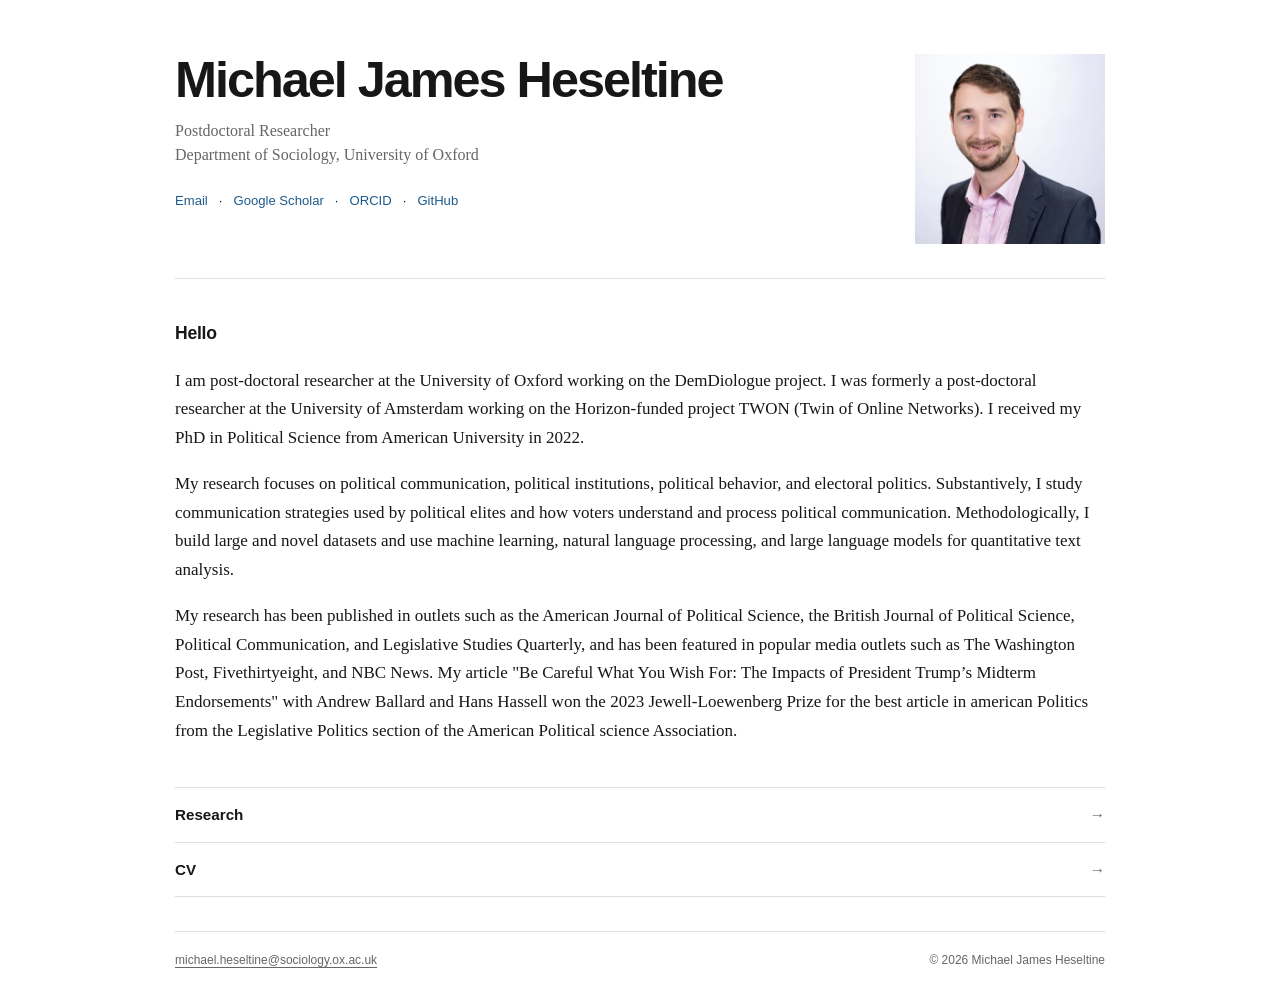
<file: index.html>
<!doctype html>
<html lang="en">
<head>
  <meta charset="utf-8" />
  <meta name="viewport" content="width=device-width, initial-scale=1" />
  <meta name="description" content="Michael James Heseltine — Postdoctoral Researcher at the University of Oxford studying political communication, political behavior, and computational methods." />
  <title>Michael James Heseltine</title>
  <link rel="stylesheet" href="style.css" />
</head>
<body>
  <main class="site-shell">
    <header class="site-header">
      <div class="identity">
        <h1>Michael James Heseltine</h1>
        <p class="role">Postdoctoral Researcher<br />Department of Sociology, University of Oxford</p>
        <nav class="social-links" aria-label="Contact and academic links">
          <a href="mailto:michael.heseltine@sociology.ox.ac.uk">Email</a><span aria-hidden="true">·</span>
          <a href="https://scholar.google.com/citations?user=luhdYRYAAAAJ&amp;hl=en" target="_blank" rel="noopener">Google Scholar</a><span aria-hidden="true">·</span>
          <a href="https://orcid.org/0000-0002-2943-4414" target="_blank" rel="noopener">ORCID</a><span aria-hidden="true">·</span>
          <a href="https://github.com/mjheseltine" target="_blank" rel="noopener">GitHub</a>
        </nav>
      </div>
      <div class="photo-wrap">
        <img src="images/headshot.jpg" alt="Michael James Heseltine" />
      </div>
    </header>

    <section class="intro" aria-labelledby="hello-heading">
      <h2 id="hello-heading">Hello</h2>
      <p>
        I am post-doctoral researcher at the University of Oxford working on the DemDiologue project. I was formerly a post-doctoral researcher at the University of Amsterdam working on the Horizon-funded project TWON (Twin of Online Networks). I received my PhD in Political Science from American University in 2022.
      </p>
      <p>
        My research focuses on political communication, political institutions, political behavior, and electoral politics. Substantively, I study communication strategies used by political elites and how voters understand and process political communication. Methodologically, I build large and novel datasets and use machine learning, natural language processing, and large language models for quantitative text analysis.
      </p>
      <p>
        My research has been published in outlets such as the American Journal of Political Science, the British Journal of Political Science, Political Communication, and Legislative Studies Quarterly, and has been featured in popular media outlets such as The Washington Post, Fivethirtyeight, and NBC News. My article "Be Careful What You Wish For: The Impacts of President Trump’s Midterm Endorsements" with Andrew Ballard and Hans Hassell won the 2023 Jewell-Loewenberg Prize for the best article in american Politics from the Legislative Politics section of the American Political science Association.
      </p>
    </section>

    <section class="links-grid" aria-label="Site sections">
      <a href="research.html">Research <span>→</span></a>
      <a href="cv.html">CV <span>→</span></a>
    </section>

    <footer class="site-footer">
      <a href="mailto:michael.heseltine@sociology.ox.ac.uk">michael.heseltine@sociology.ox.ac.uk</a>
      <span>© 2026 Michael James Heseltine</span>
    </footer>
  </main>
</body>
</html>
</file>
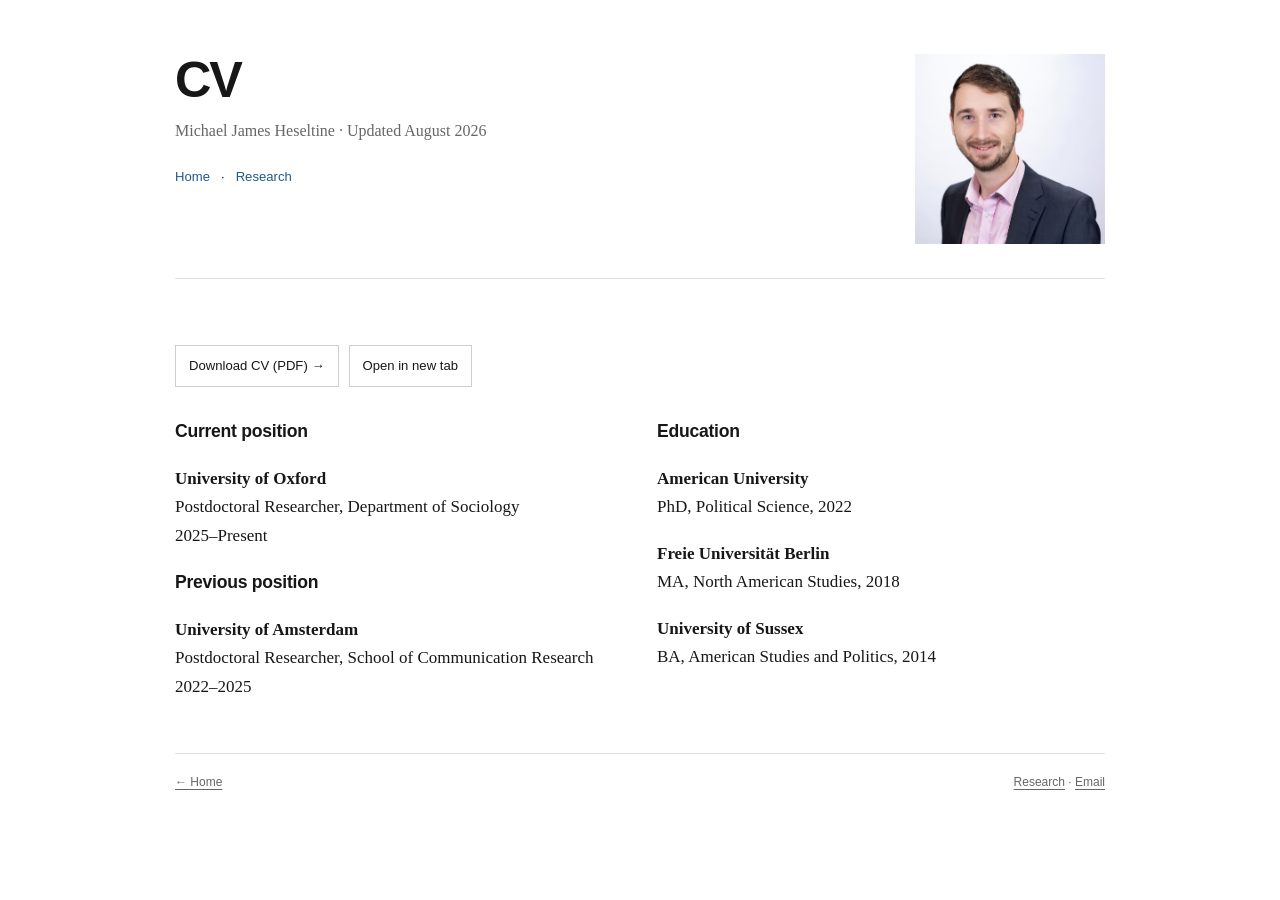
<file: cv.html>
<!doctype html>
<html lang="en">
<head>
  <meta charset="utf-8" />
  <meta name="viewport" content="width=device-width, initial-scale=1" />
  <meta name="description" content="CV of Michael James Heseltine." />
  <title>CV — Michael James Heseltine</title>
  <link rel="stylesheet" href="style.css" />
</head>
<body>
  <main class="site-shell">
    <header class="site-header">
      <div class="identity">
        <h1>CV</h1>
        <p class="role">Michael James Heseltine · Updated August 2026</p>
        <nav class="social-links" aria-label="Site navigation">
          <a href="index.html">Home</a><span aria-hidden="true">·</span>
          <a href="research.html">Research</a>
        </nav>
      </div>
      <div class="photo-wrap">
        <img src="images/headshot.jpg" alt="Michael James Heseltine" />
      </div>
    </header>

    <section class="intro">
      <div class="button-row">
        <a class="button" href="Heseltine%20Academic_CV%20Aug2026.pdf" download>Download CV (PDF) →</a>
        <a class="button" href="Heseltine%20Academic_CV%20Aug2026.pdf" target="_blank" rel="noopener">Open in new tab</a>
      </div>

      <div class="two-col">
        <div>
          <h2>Current position</h2>
          <p><strong>University of Oxford</strong><br />Postdoctoral Researcher, Department of Sociology<br />2025–Present</p>

          <h2>Previous position</h2>
          <p><strong>University of Amsterdam</strong><br />Postdoctoral Researcher, School of Communication Research<br />2022–2025</p>
        </div>
        <div>
          <h2>Education</h2>
          <p><strong>American University</strong><br />PhD, Political Science, 2022</p>
          <p><strong>Freie Universität Berlin</strong><br />MA, North American Studies, 2018</p>
          <p><strong>University of Sussex</strong><br />BA, American Studies and Politics, 2014</p>
        </div>
      </div>

     </section>

    <footer class="site-footer">
      <a href="index.html">← Home</a>
      <span><a href="research.html">Research</a> · <a href="mailto:michael.heseltine@sociology.ox.ac.uk">Email</a></span>
    </footer>
  </main>
</body>
</html>
</file>
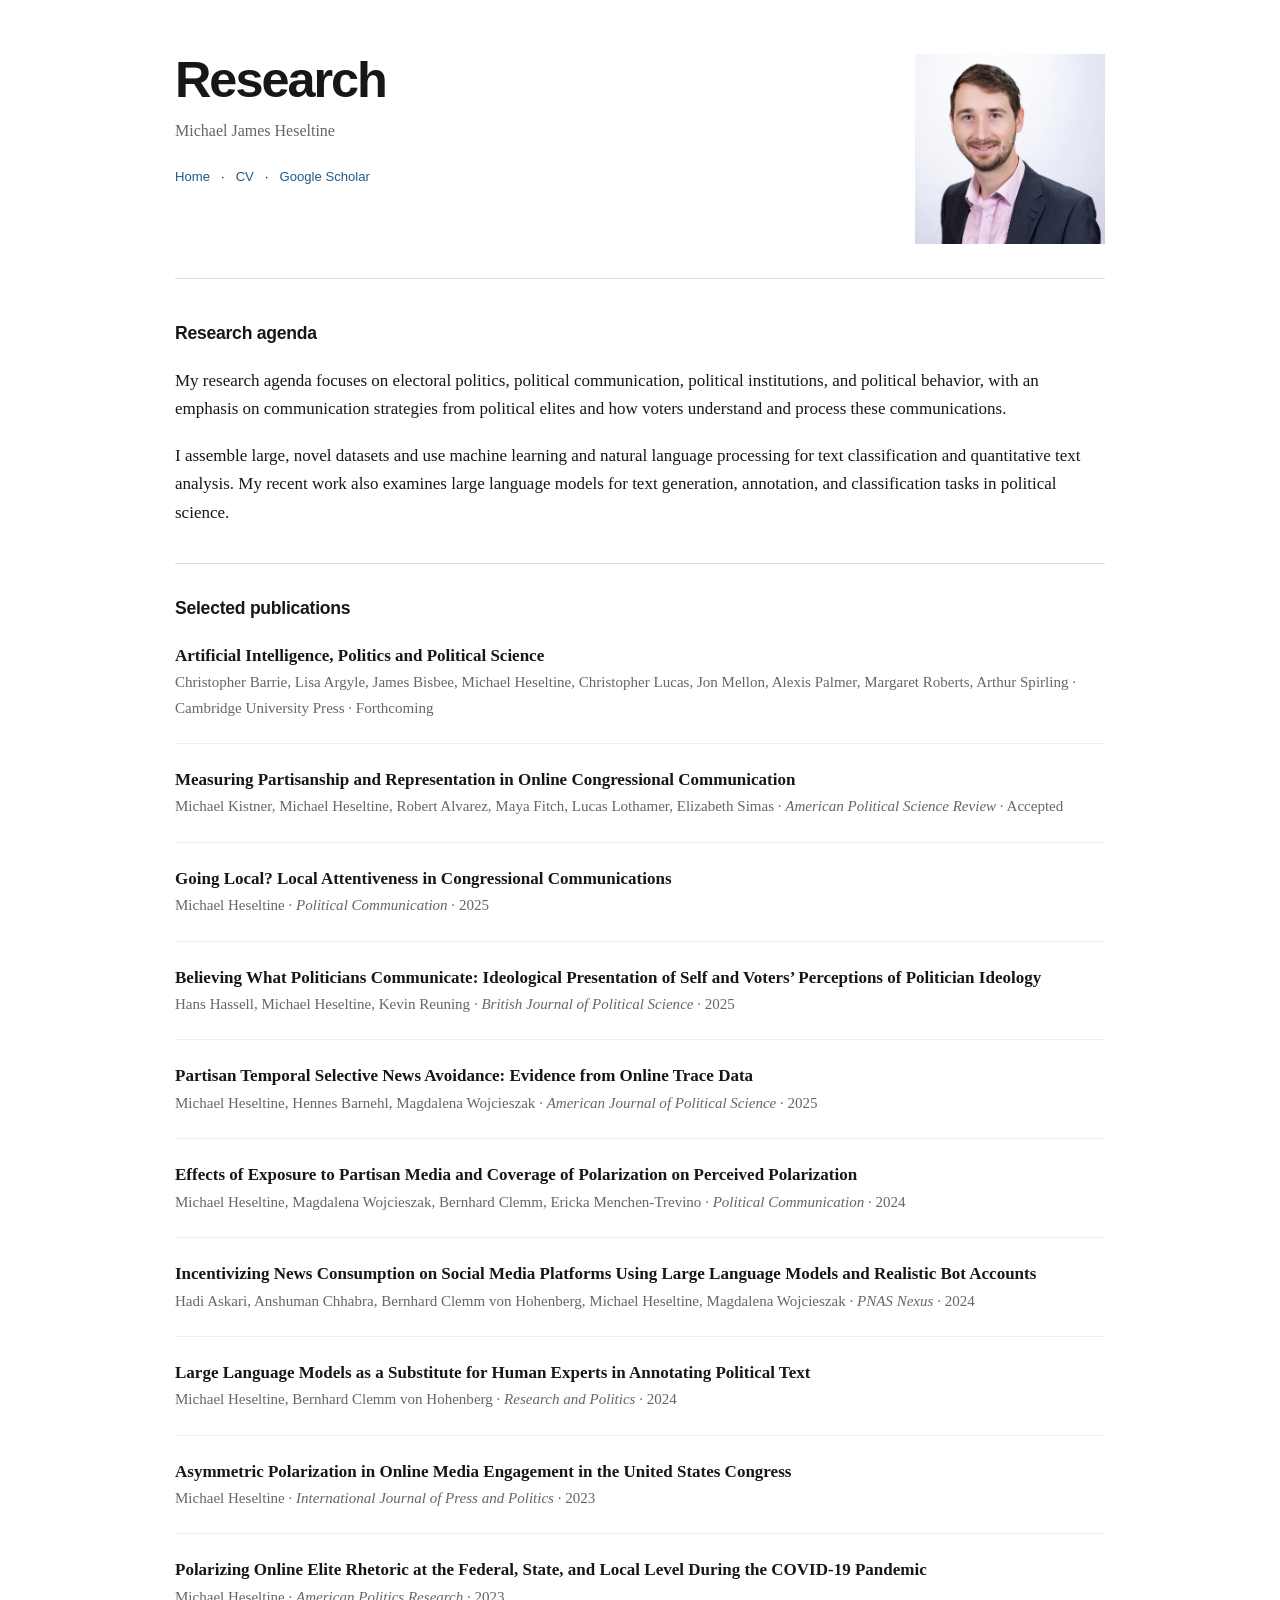
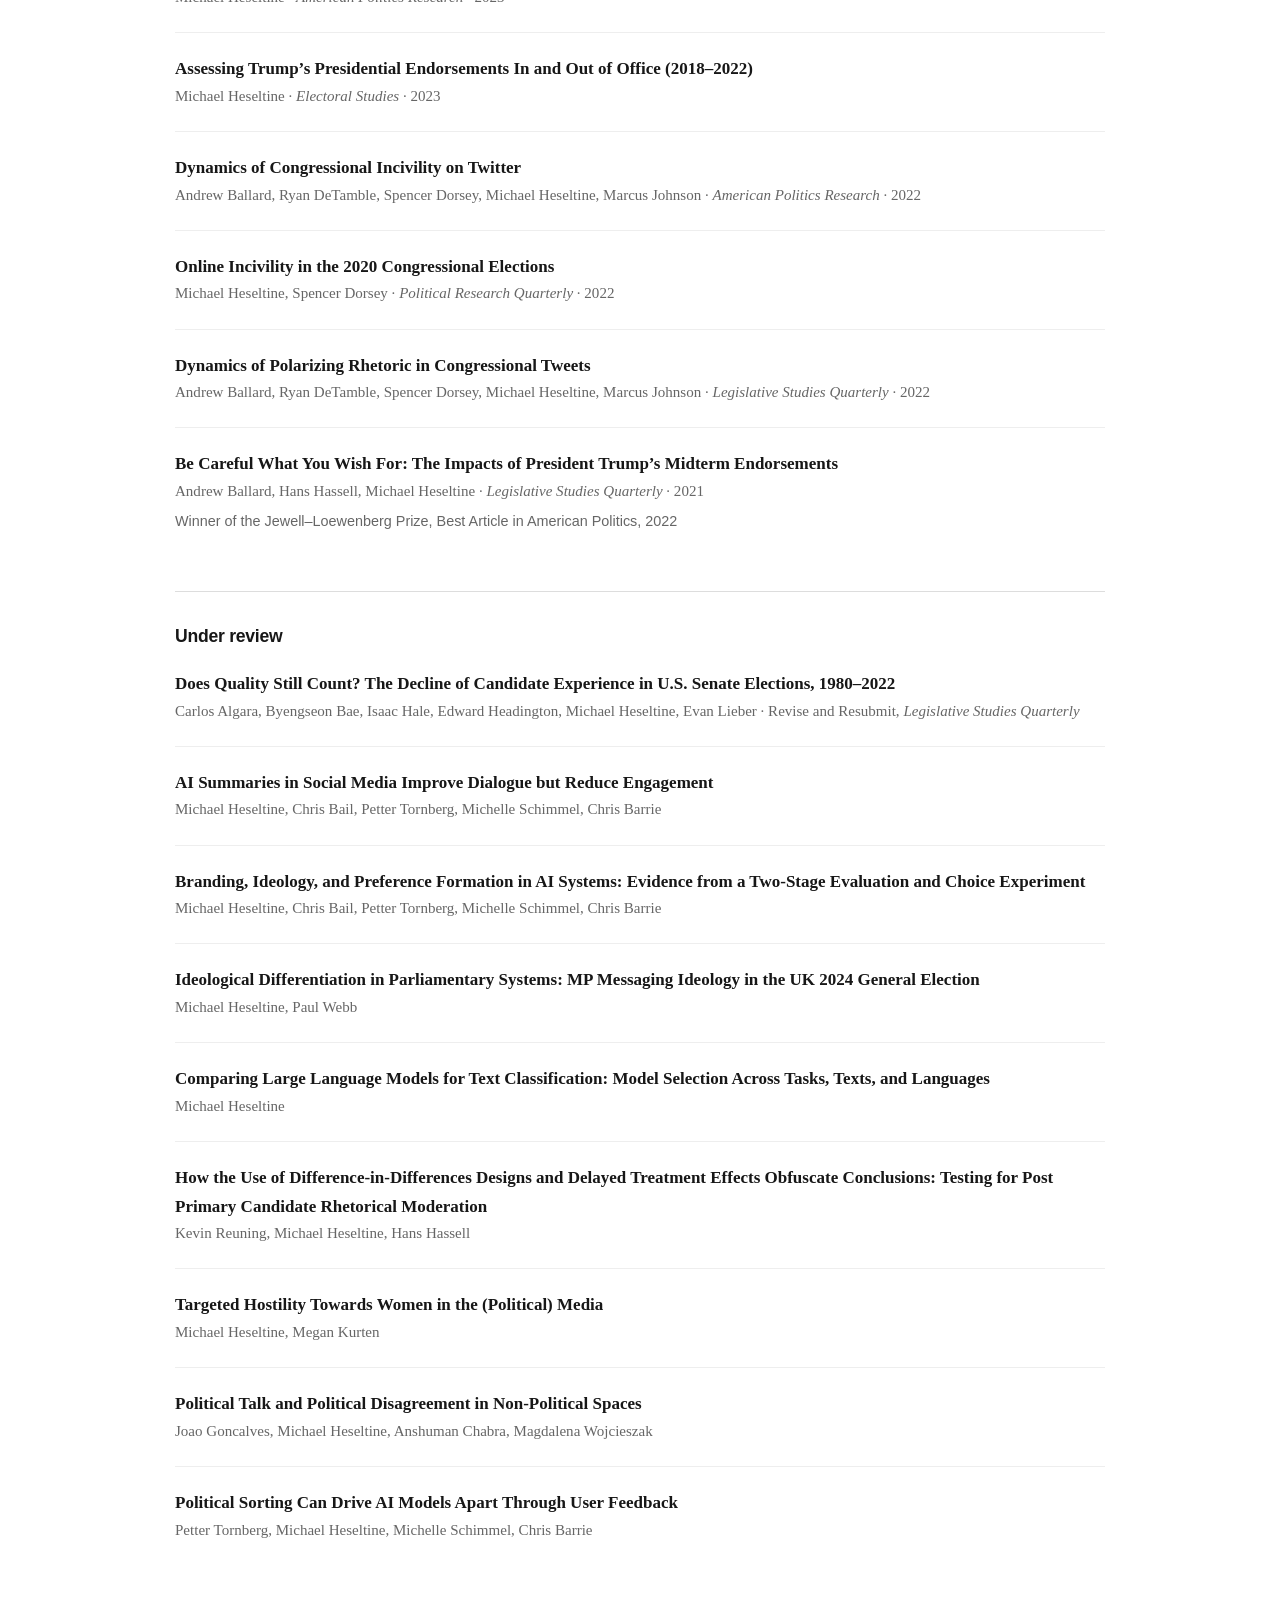
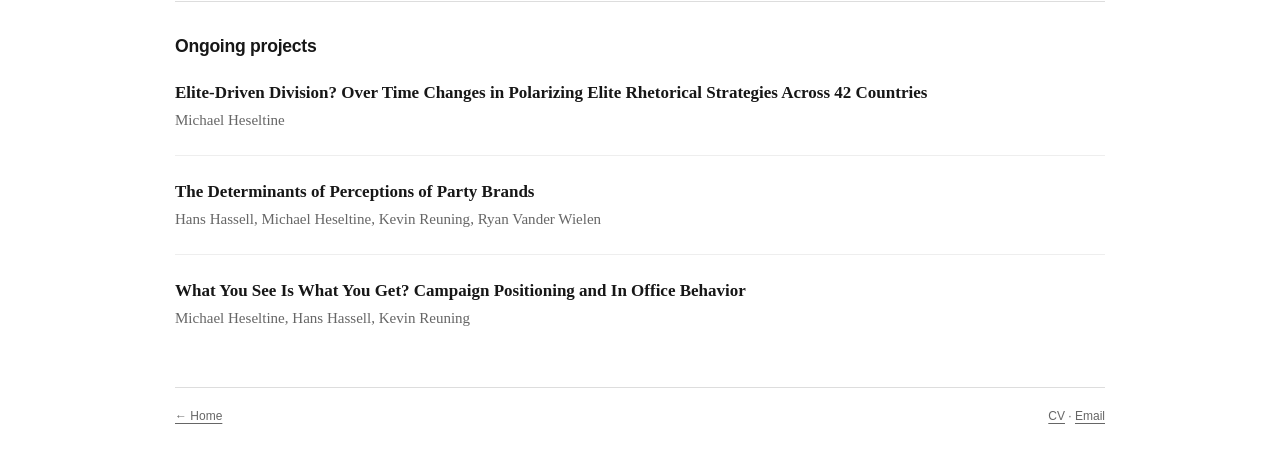
<file: research.html>
<!doctype html>
<html lang="en">
<head>
  <meta charset="utf-8" />
  <meta name="viewport" content="width=device-width, initial-scale=1" />
  <meta name="description" content="Research and publications by Michael James Heseltine." />
  <title>Research — Michael James Heseltine</title>
  <link rel="stylesheet" href="style.css" />
</head>
<body>
  <main class="site-shell">
    <header class="site-header">
      <div class="identity">
        <h1>Research</h1>
        <p class="role">Michael James Heseltine</p>
        <nav class="social-links" aria-label="Site navigation">
          <a href="index.html">Home</a><span aria-hidden="true">·</span>
          <a href="cv.html">CV</a><span aria-hidden="true">·</span>
          <a href="https://scholar.google.com/citations?user=luhdYRYAAAAJ&amp;hl=en" target="_blank" rel="noopener">Google Scholar</a>
        </nav>
      </div>
      <div class="photo-wrap">
        <img src="images/headshot.jpg" alt="Michael James Heseltine" />
      </div>
    </header>

    <section class="intro">
      <h2>Research agenda</h2>
      <p>
        My research agenda focuses on electoral politics, political communication, political institutions, and political behavior, with an emphasis on communication strategies from political elites and how voters understand and process these communications.
      </p>
      <p>
        I assemble large, novel datasets and use machine learning and natural language processing for text classification and quantitative text analysis. My recent work also examines large language models for text generation, annotation, and classification tasks in political science.
      </p>

      <hr class="section-rule" />

      <h2>Selected publications</h2>
      <ul class="pub-list">
        <li class="pub-item">
          <span class="pub-title">Artificial Intelligence, Politics and Political Science</span>
          <div class="pub-meta">Christopher Barrie, Lisa Argyle, James Bisbee, Michael Heseltine, Christopher Lucas, Jon Mellon, Alexis Palmer, Margaret Roberts, Arthur Spirling · Cambridge University Press · Forthcoming</div>
        </li>
        <li class="pub-item">
          <span class="pub-title">Measuring Partisanship and Representation in Online Congressional Communication</span>
          <div class="pub-meta">Michael Kistner, Michael Heseltine, Robert Alvarez, Maya Fitch, Lucas Lothamer, Elizabeth Simas · <em>American Political Science Review</em> · Accepted</div>
        </li>
        <li class="pub-item">
          <span class="pub-title">Going Local? Local Attentiveness in Congressional Communications</span>
          <div class="pub-meta">Michael Heseltine · <em>Political Communication</em> · 2025</div>
        </li>
        <li class="pub-item">
          <span class="pub-title">Believing What Politicians Communicate: Ideological Presentation of Self and Voters’ Perceptions of Politician Ideology</span>
          <div class="pub-meta">Hans Hassell, Michael Heseltine, Kevin Reuning · <em>British Journal of Political Science</em> · 2025</div>
        </li>
        <li class="pub-item">
          <span class="pub-title">Partisan Temporal Selective News Avoidance: Evidence from Online Trace Data</span>
          <div class="pub-meta">Michael Heseltine, Hennes Barnehl, Magdalena Wojcieszak · <em>American Journal of Political Science</em> · 2025</div>
        </li>
        <li class="pub-item">
          <span class="pub-title">Effects of Exposure to Partisan Media and Coverage of Polarization on Perceived Polarization</span>
          <div class="pub-meta">Michael Heseltine, Magdalena Wojcieszak, Bernhard Clemm, Ericka Menchen-Trevino · <em>Political Communication</em> · 2024</div>
        </li>
        <li class="pub-item">
          <span class="pub-title">Incentivizing News Consumption on Social Media Platforms Using Large Language Models and Realistic Bot Accounts</span>
          <div class="pub-meta">Hadi Askari, Anshuman Chhabra, Bernhard Clemm von Hohenberg, Michael Heseltine, Magdalena Wojcieszak · <em>PNAS Nexus</em> · 2024</div>
        </li>
        <li class="pub-item">
          <span class="pub-title">Large Language Models as a Substitute for Human Experts in Annotating Political Text</span>
          <div class="pub-meta">Michael Heseltine, Bernhard Clemm von Hohenberg · <em>Research and Politics</em> · 2024</div>
        </li>
        <li class="pub-item">
          <span class="pub-title">Asymmetric Polarization in Online Media Engagement in the United States Congress</span>
          <div class="pub-meta">Michael Heseltine · <em>International Journal of Press and Politics</em> · 2023</div>
        </li>
        <li class="pub-item">
          <span class="pub-title">Polarizing Online Elite Rhetoric at the Federal, State, and Local Level During the COVID-19 Pandemic</span>
          <div class="pub-meta">Michael Heseltine · <em>American Politics Research</em> · 2023</div>
        </li>
        <li class="pub-item">
          <span class="pub-title">Assessing Trump’s Presidential Endorsements In and Out of Office (2018–2022)</span>
          <div class="pub-meta">Michael Heseltine · <em>Electoral Studies</em> · 2023</div>
        </li>
        <li class="pub-item">
          <span class="pub-title">Dynamics of Congressional Incivility on Twitter</span>
          <div class="pub-meta">Andrew Ballard, Ryan DeTamble, Spencer Dorsey, Michael Heseltine, Marcus Johnson · <em>American Politics Research</em> · 2022</div>
        </li>
        <li class="pub-item">
          <span class="pub-title">Online Incivility in the 2020 Congressional Elections</span>
          <div class="pub-meta">Michael Heseltine, Spencer Dorsey · <em>Political Research Quarterly</em> · 2022</div>
        </li>
        <li class="pub-item">
          <span class="pub-title">Dynamics of Polarizing Rhetoric in Congressional Tweets</span>
          <div class="pub-meta">Andrew Ballard, Ryan DeTamble, Spencer Dorsey, Michael Heseltine, Marcus Johnson · <em>Legislative Studies Quarterly</em> · 2022</div>
        </li>
        <li class="pub-item">
          <span class="pub-title">Be Careful What You Wish For: The Impacts of President Trump’s Midterm Endorsements</span>
          <div class="pub-meta">Andrew Ballard, Hans Hassell, Michael Heseltine · <em>Legislative Studies Quarterly</em> · 2021</div>
          <div class="pub-note">Winner of the Jewell–Loewenberg Prize, Best Article in American Politics, 2022</div>
        </li>
      </ul>

      <hr class="section-rule" />

      <h2>Under review</h2>
      <ul class="pub-list">
        <li class="pub-item">
          <span class="pub-title">Does Quality Still Count? The Decline of Candidate Experience in U.S. Senate Elections, 1980–2022</span>
          <div class="pub-meta">Carlos Algara, Byengseon Bae, Isaac Hale, Edward Headington, Michael Heseltine, Evan Lieber · Revise and Resubmit, <em>Legislative Studies Quarterly</em></div>
        </li>
        <li class="pub-item">
          <span class="pub-title">AI Summaries in Social Media Improve Dialogue but Reduce Engagement</span>
          <div class="pub-meta">Michael Heseltine, Chris Bail, Petter Tornberg, Michelle Schimmel, Chris Barrie</div>
        </li>
        <li class="pub-item">
          <span class="pub-title">Branding, Ideology, and Preference Formation in AI Systems: Evidence from a Two-Stage Evaluation and Choice Experiment</span>
          <div class="pub-meta">Michael Heseltine, Chris Bail, Petter Tornberg, Michelle Schimmel, Chris Barrie</div>
        </li>
        <li class="pub-item">
          <span class="pub-title">Ideological Differentiation in Parliamentary Systems: MP Messaging Ideology in the UK 2024 General Election</span>
          <div class="pub-meta">Michael Heseltine, Paul Webb</div>
        </li>
        <li class="pub-item">
          <span class="pub-title">Comparing Large Language Models for Text Classification: Model Selection Across Tasks, Texts, and Languages</span>
          <div class="pub-meta">Michael Heseltine</div>
        </li>
        <li class="pub-item">
          <span class="pub-title">How the Use of Difference-in-Differences Designs and Delayed Treatment Effects Obfuscate Conclusions: Testing for Post Primary Candidate Rhetorical Moderation</span>
          <div class="pub-meta">Kevin Reuning, Michael Heseltine, Hans Hassell</div>
        </li>
        <li class="pub-item">
          <span class="pub-title">Targeted Hostility Towards Women in the (Political) Media</span>
          <div class="pub-meta">Michael Heseltine, Megan Kurten</div>
        </li>
        <li class="pub-item">
          <span class="pub-title">Political Talk and Political Disagreement in Non-Political Spaces</span>
          <div class="pub-meta">Joao Goncalves, Michael Heseltine, Anshuman Chabra, Magdalena Wojcieszak</div>
        </li>
        <li class="pub-item">
          <span class="pub-title">Political Sorting Can Drive AI Models Apart Through User Feedback</span>
          <div class="pub-meta">Petter Tornberg, Michael Heseltine, Michelle Schimmel, Chris Barrie</div>
        </li>
      </ul>

      <hr class="section-rule" />

      <h2>Ongoing projects</h2>
      <ul class="project-list">
        <li class="project-item"><span class="project-title">Elite-Driven Division? Over Time Changes in Polarizing Elite Rhetorical Strategies Across 42 Countries</span><div class="pub-meta">Michael Heseltine</div></li>
        <li class="project-item"><span class="project-title">The Determinants of Perceptions of Party Brands</span><div class="pub-meta">Hans Hassell, Michael Heseltine, Kevin Reuning, Ryan Vander Wielen</div></li>
        <li class="project-item"><span class="project-title">What You See Is What You Get? Campaign Positioning and In Office Behavior</span><div class="pub-meta">Michael Heseltine, Hans Hassell, Kevin Reuning</div></li>
      </ul>
    </section>

    <footer class="site-footer">
      <a href="index.html">← Home</a>
      <span><a href="cv.html">CV</a> · <a href="mailto:michael.heseltine@sociology.ox.ac.uk">Email</a></span>
    </footer>
  </main>
</body>
</html>
</file>
<file: style.css>
:root {
  --text: #171717;
  --muted: #666;
  --rule: #dddddd;
  --link: #1f5a8a;
  --soft: #f5f6f7;
  --max-width: 930px;
}

* { box-sizing: border-box; }

html { scroll-behavior: smooth; }

body {
  margin: 0;
  background: #fff;
  color: var(--text);
  font-family: Georgia, "Times New Roman", serif;
  font-size: 17px;
  line-height: 1.68;
}

a {
  color: var(--link);
  text-decoration-thickness: 1px;
  text-underline-offset: 3px;
}

a:hover { text-decoration-thickness: 2px; }

.site-shell {
  width: min(calc(100% - 44px), var(--max-width));
  margin: 0 auto;
  padding: 54px 0 38px;
}

.site-header {
  display: grid;
  grid-template-columns: 1fr 210px;
  gap: 42px;
  align-items: start;
  padding-bottom: 34px;
  border-bottom: 1px solid var(--rule);
}

.identity h1 {
  margin: 0;
  font-family: Arial, Helvetica, sans-serif;
  font-size: clamp(2rem, 5vw, 3.15rem);
  line-height: 1.02;
  letter-spacing: -0.04em;
  font-weight: 700;
}

.role {
  margin: 14px 0 0;
  color: var(--muted);
  font-size: 1rem;
  line-height: 1.5;
}

.photo-wrap {
  justify-self: end;
  width: 190px;
  height: 190px;
  overflow: hidden;
  background: var(--soft);
}

.photo-wrap img {
  width: 100%;
  height: 100%;
  object-fit: cover;
  object-position: 51% 47%;
  display: block;
}

.social-links {
  display: flex;
  flex-wrap: wrap;
  gap: 0 11px;
  margin-top: 23px;
  font-family: Arial, Helvetica, sans-serif;
  font-size: 0.82rem;
}

.social-links a { text-decoration: none; }
.social-links a:hover { text-decoration: underline; }

.intro { padding-top: 40px; }

h2, h3 {
  font-family: Arial, Helvetica, sans-serif;
  letter-spacing: -0.015em;
}

h2 {
  margin: 0 0 18px;
  font-size: 1.1rem;
}

h3 {
  margin: 30px 0 12px;
  font-size: 1rem;
}

p { margin: 0 0 18px; }

.links-grid {
  margin-top: 42px;
  border-top: 1px solid var(--rule);
  border-bottom: 1px solid var(--rule);
}

.links-grid a {
  display: flex;
  justify-content: space-between;
  align-items: center;
  padding: 14px 0;
  color: var(--text);
  text-decoration: none;
  font-family: Arial, Helvetica, sans-serif;
  font-size: 0.95rem;
  font-weight: 600;
}

.links-grid a + a { border-top: 1px solid var(--rule); }
.links-grid span { color: var(--muted); font-weight: 400; }

.section-rule {
  margin: 36px 0 30px;
  border: 0;
  border-top: 1px solid var(--rule);
}

.pub-list, .project-list, .cv-list {
  margin: 0;
  padding: 0;
  list-style: none;
}

.pub-item, .project-item, .cv-item {
  padding: 0 0 22px;
  margin: 0 0 22px;
  border-bottom: 1px solid #eeeeee;
}

.pub-item:last-child, .project-item:last-child, .cv-item:last-child {
  border-bottom: 0;
}

.pub-title, .project-title, .cv-title {
  display: block;
  font-weight: 700;
}

.pub-meta, .cv-meta {
  color: var(--muted);
  font-size: 0.94rem;
}

.pub-note {
  margin-top: 5px;
  color: var(--muted);
  font-size: 0.9rem;
  font-family: Arial, Helvetica, sans-serif;
}

.two-col {
  display: grid;
  grid-template-columns: 1fr 1fr;
  gap: 34px;
}

.callout {
  padding: 18px 20px;
  background: var(--soft);
  margin: 24px 0 28px;
}

.callout p:last-child { margin-bottom: 0; }

.button-row {
  display: flex;
  flex-wrap: wrap;
  gap: 10px;
  margin: 26px 0 30px;
}

.button {
  display: inline-block;
  padding: 9px 13px;
  border: 1px solid #cfcfcf;
  color: var(--text);
  text-decoration: none;
  font-family: Arial, Helvetica, sans-serif;
  font-size: 0.82rem;
  background: #fff;
}

.button:hover { background: var(--soft); }

.site-footer {
  display: flex;
  justify-content: space-between;
  gap: 18px;
  margin-top: 34px;
  padding-top: 18px;
  border-top: 1px solid var(--rule);
  color: var(--muted);
  font-family: Arial, Helvetica, sans-serif;
  font-size: 0.75rem;
}

.site-footer a { color: var(--muted); }

@media (max-width: 720px) {
  .site-header {
    grid-template-columns: 1fr;
    gap: 26px;
  }
  .photo-wrap {
    justify-self: start;
    width: 150px;
    height: 150px;
  }
  .two-col { grid-template-columns: 1fr; gap: 0; }
}

@media (max-width: 640px) {
  body { font-size: 16.5px; }
  .site-shell { width: min(calc(100% - 28px), var(--max-width)); padding-top: 30px; }
  .site-header { padding-bottom: 26px; }
  .intro { padding-top: 30px; }
  .site-footer { flex-direction: column; }
}
</file>
